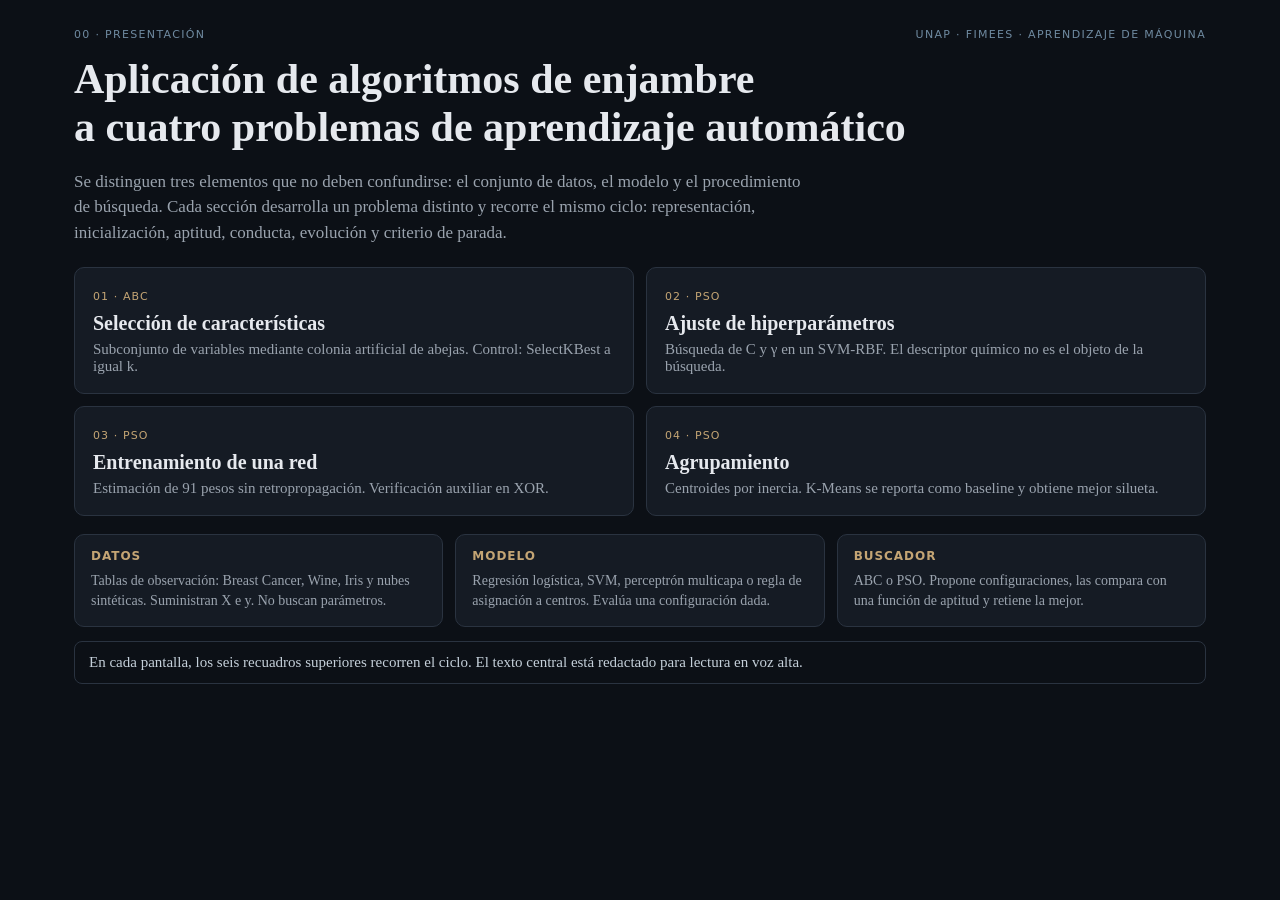
<file: presentation_html/index.html>
<!doctype html><html lang="es"><head><meta charset="utf-8"><meta name="viewport" content="width=device-width,initial-scale=1">
<title>Actividad 03</title><link rel="stylesheet" href="estilo.css"></head><body><div class="wrap">
<div class="top"><span>00 · Presentación</span><span>UNAP · FIMEES · Aprendizaje de Máquina</span></div>
<h1>Aplicación de algoritmos de enjambre<br>a cuatro problemas de aprendizaje automático</h1>
<p class="lead">Se distinguen tres elementos que no deben confundirse: el conjunto de datos, el modelo y el procedimiento de búsqueda. Cada sección desarrolla un problema distinto y recorre el mismo ciclo: representación, inicialización, aptitud, conducta, evolución y criterio de parada.</p>
<div class="tiles">
<a class="tile" href="01_abc.html"><i>01 · ABC</i><h2>Selección de características</h2><p>Subconjunto de variables mediante colonia artificial de abejas. Control: SelectKBest a igual k.</p></a>
<a class="tile" href="02_pso_hp.html"><i>02 · PSO</i><h2>Ajuste de hiperparámetros</h2><p>Búsqueda de C y γ en un SVM-RBF. El descriptor químico no es el objeto de la búsqueda.</p></a>
<a class="tile" href="03_nn.html"><i>03 · PSO</i><h2>Entrenamiento de una red</h2><p>Estimación de 91 pesos sin retropropagación. Verificación auxiliar en XOR.</p></a>
<a class="tile" href="04_cluster.html"><i>04 · PSO</i><h2>Agrupamiento</h2><p>Centroides por inercia. K-Means se reporta como baseline y obtiene mejor silueta.</p></a>
</div>
<div class="block" style="margin-top:18px">
  <div class="kv"><h4>Datos</h4><p>Tablas de observación: Breast Cancer, Wine, Iris y nubes sintéticas. Suministran X e y. No buscan parámetros.</p></div>
  <div class="kv"><h4>Modelo</h4><p>Regresión logística, SVM, perceptrón multicapa o regla de asignación a centros. Evalúa una configuración dada.</p></div>
  <div class="kv"><h4>Buscador</h4><p>ABC o PSO. Propone configuraciones, las compara con una función de aptitud y retiene la mejor.</p></div>
</div>
<div class="call">En cada pantalla, los seis recuadros superiores recorren el ciclo. El texto central está redactado para lectura en voz alta.</div>
</div></body></html>
</file>
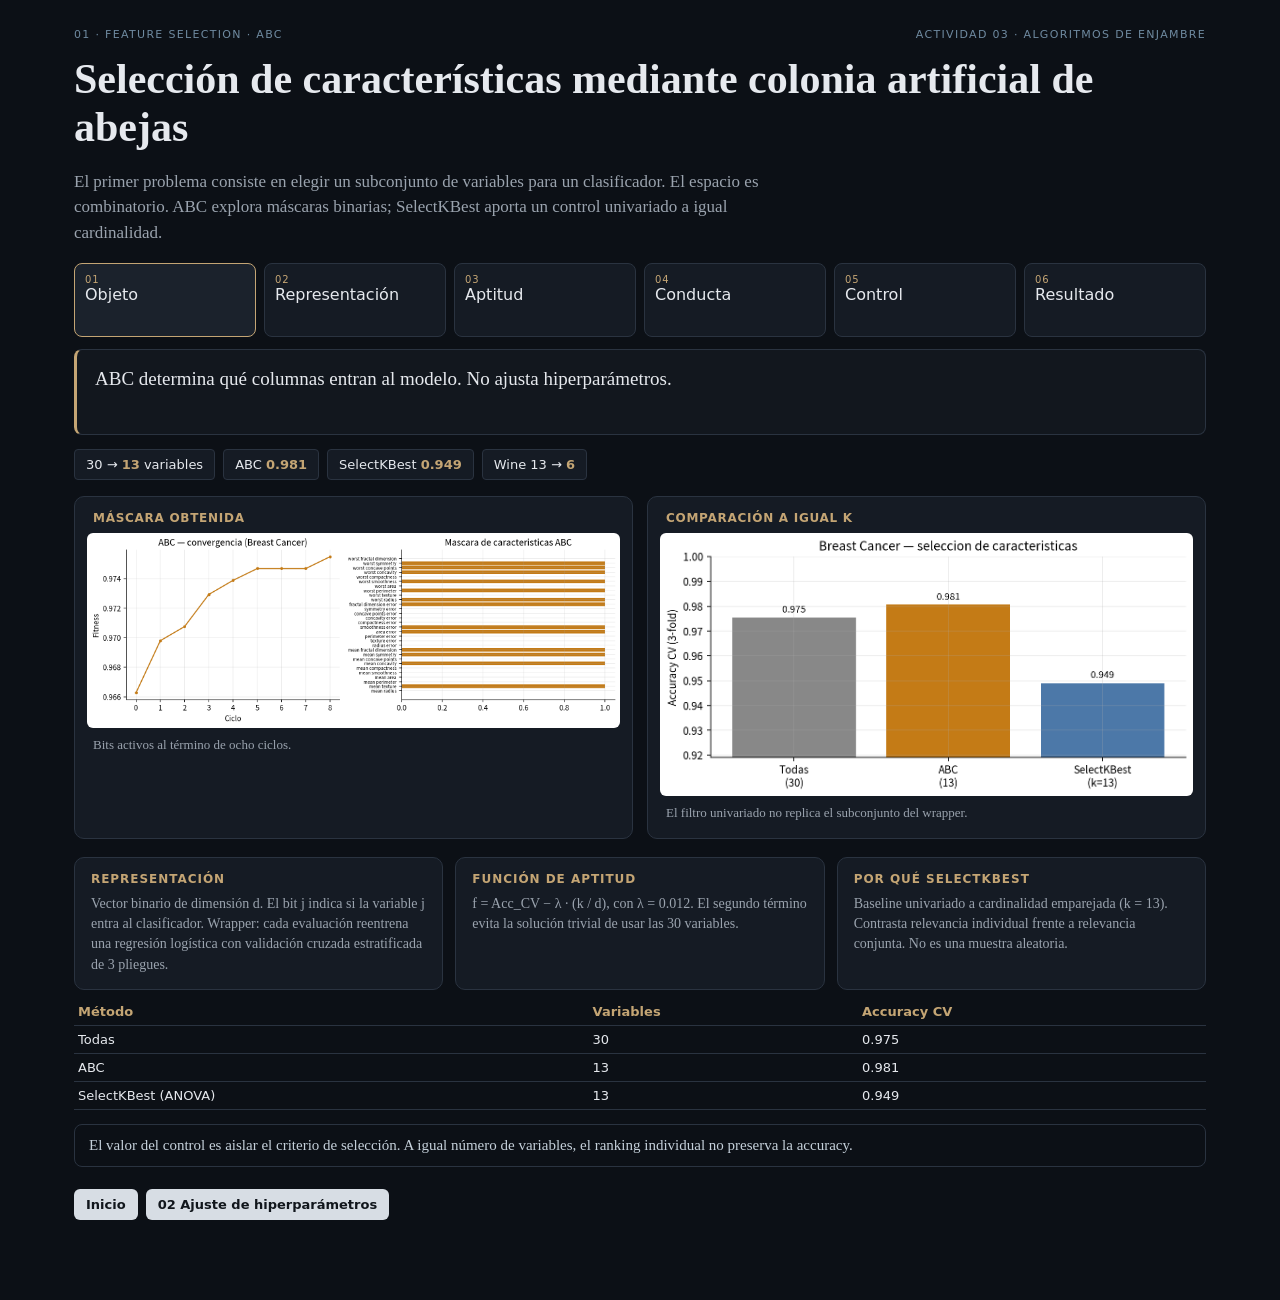
<file: presentation_html/01_abc.html>
<!doctype html><html lang="es"><head><meta charset="utf-8"><meta name="viewport" content="width=device-width,initial-scale=1">
<title>01 · Feature selection · ABC</title><link rel="stylesheet" href="estilo.css"></head><body><div class="wrap">
<div class="top"><span>01 · Feature selection · ABC</span><span>Actividad 03 · Algoritmos de enjambre</span></div>
<h1>Selección de características mediante colonia artificial de abejas</h1>
<p class="lead">El primer problema consiste en elegir un subconjunto de variables para un clasificador. El espacio es combinatorio. ABC explora máscaras binarias; SelectKBest aporta un control univariado a igual cardinalidad.</p>
<div class="cycle"><div class="step" data-i="0"><small>01</small>Objeto</div><div class="step" data-i="1"><small>02</small>Representación</div><div class="step" data-i="2"><small>03</small>Aptitud</div><div class="step" data-i="3"><small>04</small>Conducta</div><div class="step" data-i="4"><small>05</small>Control</div><div class="step" data-i="5"><small>06</small>Resultado</div></div>
<div class="say" id="say"></div>
<div class="pills"><div class="pill">30 → <b>13</b> variables</div><div class="pill">ABC <b>0.981</b></div><div class="pill">SelectKBest <b>0.949</b></div><div class="pill">Wine 13 → <b>6</b></div></div>
<div class="grid2"><div class="card"><h3>Máscara obtenida</h3><img src="img/01_abc_features.png" alt=""><p class="note">Bits activos al término de ocho ciclos.</p></div><div class="card"><h3>Comparación a igual k</h3><img src="img/01_abc_compare.png" alt=""><p class="note">El filtro univariado no replica el subconjunto del wrapper.</p></div></div>

<div class="block">
  <div class="kv"><h4>Representación</h4>
  <p>Vector binario de dimensión d. El bit j indica si la variable j entra al clasificador. Wrapper: cada evaluación reentrena una regresión logística con validación cruzada estratificada de 3 pliegues.</p></div>
  <div class="kv"><h4>Función de aptitud</h4>
  <p>f = Acc_CV − λ · (k / d), con λ = 0.012. El segundo término evita la solución trivial de usar las 30 variables.</p></div>
  <div class="kv"><h4>Por qué SelectKBest</h4>
  <p>Baseline univariado a cardinalidad emparejada (k = 13). Contrasta relevancia individual frente a relevancia conjunta. No es una muestra aleatoria.</p></div>
</div>
<table class="mini">
<tr><th>Método</th><th>Variables</th><th>Accuracy CV</th></tr>
<tr><td>Todas</td><td>30</td><td>0.975</td></tr>
<tr><td>ABC</td><td>13</td><td>0.981</td></tr>
<tr><td>SelectKBest (ANOVA)</td><td>13</td><td>0.949</td></tr>
</table>

<div class="call">El valor del control es aislar el criterio de selección. A igual número de variables, el ranking individual no preserva la accuracy.</div>
<div class="nav"><a href="index.html">Inicio</a><a href="02_pso_hp.html">02 Ajuste de hiperparámetros</a></div>
</div>
<script>
const L=["ABC determina qué columnas entran al modelo. No ajusta hiperparámetros.","Máscara binaria. El valor 1 incorpora la variable; el 0 la descarta.","Exactitud en validación cruzada menos una penalización proporcional al número de variables usadas.","Abeja empleada explota un vecino. Observadora elige fuentes según su aptitud. Exploradora reemplaza fuentes estancadas.","SelectKBest ordena por relevancia individual (ANOVA) y retiene k = 13. No es una selección aleatoria.","Breast Cancer: 30 a 13 variables. Accuracy 0.975 a 0.981. SelectKBest, con las mismas 13, obtiene 0.949."];
document.querySelectorAll('.step').forEach(el=>el.onclick=()=>{
  document.querySelectorAll('.step').forEach(x=>x.classList.remove('on'));
  el.classList.add('on');
  document.getElementById('say').textContent=L[+el.dataset.i];
});
document.querySelector('.step').click();
</script></body></html>
</file>
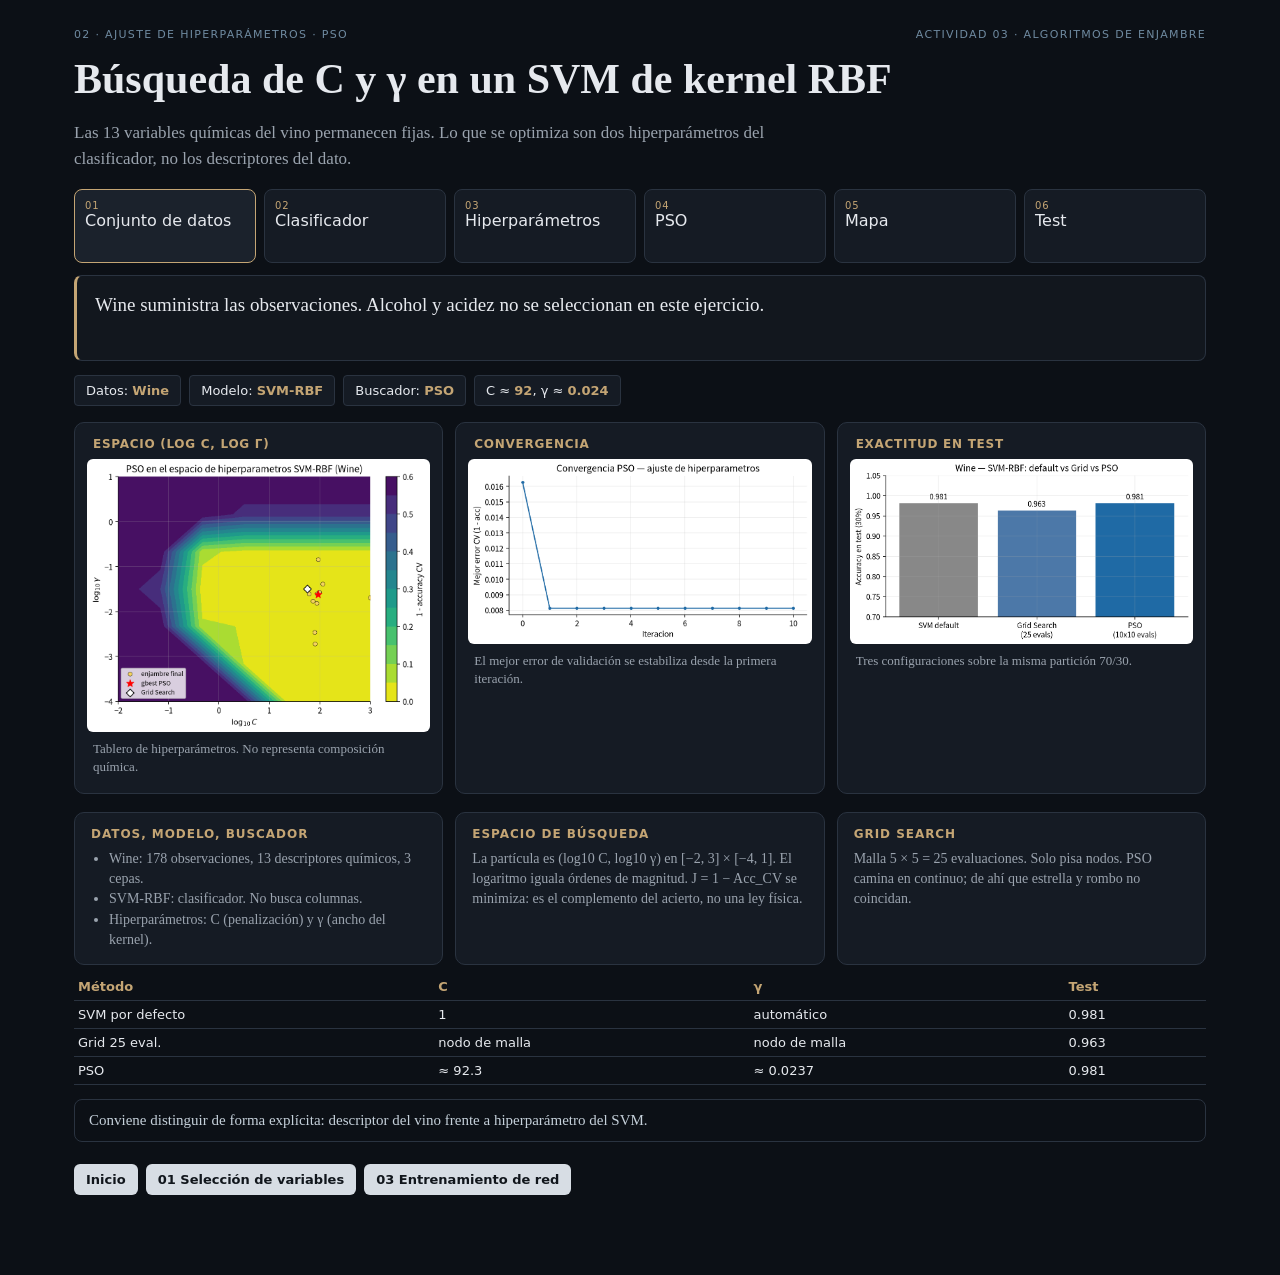
<file: presentation_html/02_pso_hp.html>
<!doctype html><html lang="es"><head><meta charset="utf-8"><meta name="viewport" content="width=device-width,initial-scale=1">
<title>02 · Ajuste de hiperparámetros · PSO</title><link rel="stylesheet" href="estilo.css"></head><body><div class="wrap">
<div class="top"><span>02 · Ajuste de hiperparámetros · PSO</span><span>Actividad 03 · Algoritmos de enjambre</span></div>
<h1>Búsqueda de C y γ en un SVM de kernel RBF</h1>
<p class="lead">Las 13 variables químicas del vino permanecen fijas. Lo que se optimiza son dos hiperparámetros del clasificador, no los descriptores del dato.</p>
<div class="cycle"><div class="step" data-i="0"><small>01</small>Conjunto de datos</div><div class="step" data-i="1"><small>02</small>Clasificador</div><div class="step" data-i="2"><small>03</small>Hiperparámetros</div><div class="step" data-i="3"><small>04</small>PSO</div><div class="step" data-i="4"><small>05</small>Mapa</div><div class="step" data-i="5"><small>06</small>Test</div></div>
<div class="say" id="say"></div>
<div class="pills"><div class="pill">Datos: <b>Wine</b></div><div class="pill">Modelo: <b>SVM-RBF</b></div><div class="pill">Buscador: <b>PSO</b></div><div class="pill">C ≈ <b>92</b>, γ ≈ <b>0.024</b></div></div>
<div class="grid3"><div class="card"><h3>Espacio (log C, log γ)</h3><img src="img/02_pso_heatmap.png" alt=""><p class="note">Tablero de hiperparámetros. No representa composición química.</p></div><div class="card"><h3>Convergencia</h3><img src="img/02_pso_convergence.png" alt=""><p class="note">El mejor error de validación se estabiliza desde la primera iteración.</p></div><div class="card"><h3>Exactitud en test</h3><img src="img/02_pso_compare.png" alt=""><p class="note">Tres configuraciones sobre la misma partición 70/30.</p></div></div>

<div class="block">
  <div class="kv"><h4>Datos, modelo, buscador</h4>
  <ul>
    <li>Wine: 178 observaciones, 13 descriptores químicos, 3 cepas.</li>
    <li>SVM-RBF: clasificador. No busca columnas.</li>
    <li>Hiperparámetros: C (penalización) y γ (ancho del kernel).</li>
  </ul></div>
  <div class="kv"><h4>Espacio de búsqueda</h4>
  <p>La partícula es (log10 C, log10 γ) en [−2, 3] × [−4, 1]. El logaritmo iguala órdenes de magnitud. J = 1 − Acc_CV se minimiza: es el complemento del acierto, no una ley física.</p></div>
  <div class="kv"><h4>Grid search</h4>
  <p>Malla 5 × 5 = 25 evaluaciones. Solo pisa nodos. PSO camina en continuo; de ahí que estrella y rombo no coincidan.</p></div>
</div>
<table class="mini">
<tr><th>Método</th><th>C</th><th>γ</th><th>Test</th></tr>
<tr><td>SVM por defecto</td><td>1</td><td>automático</td><td>0.981</td></tr>
<tr><td>Grid 25 eval.</td><td>nodo de malla</td><td>nodo de malla</td><td>0.963</td></tr>
<tr><td>PSO</td><td>≈ 92.3</td><td>≈ 0.0237</td><td>0.981</td></tr>
</table>

<div class="call">Conviene distinguir de forma explícita: descriptor del vino frente a hiperparámetro del SVM.</div>
<div class="nav"><a href="index.html">Inicio</a><a href="01_abc.html">01 Selección de variables</a><a href="03_nn.html">03 Entrenamiento de red</a></div>
</div>
<script>
const L=["Wine suministra las observaciones. Alcohol y acidez no se seleccionan en este ejercicio.","Máquina de vectores de soporte con kernel radial. Es el modelo, no el buscador.","C regula la penalización del error. γ regula el alcance del kernel. Ambos son ajustes del aparato.","Cada partícula es un punto (log10 C, log10 γ). La actualización combina inercia, mejor personal y mejor global.","El color representa 1 − accuracy. Amarillo indica menor error. La estrella es PSO; el rombo, la mejor celda del grid.","Por defecto 0.981; grid 0.963; PSO 0.981. El método empata al valor por defecto y supera a la malla de 25 nodos."];
document.querySelectorAll('.step').forEach(el=>el.onclick=()=>{
  document.querySelectorAll('.step').forEach(x=>x.classList.remove('on'));
  el.classList.add('on');
  document.getElementById('say').textContent=L[+el.dataset.i];
});
document.querySelector('.step').click();
</script></body></html>
</file>
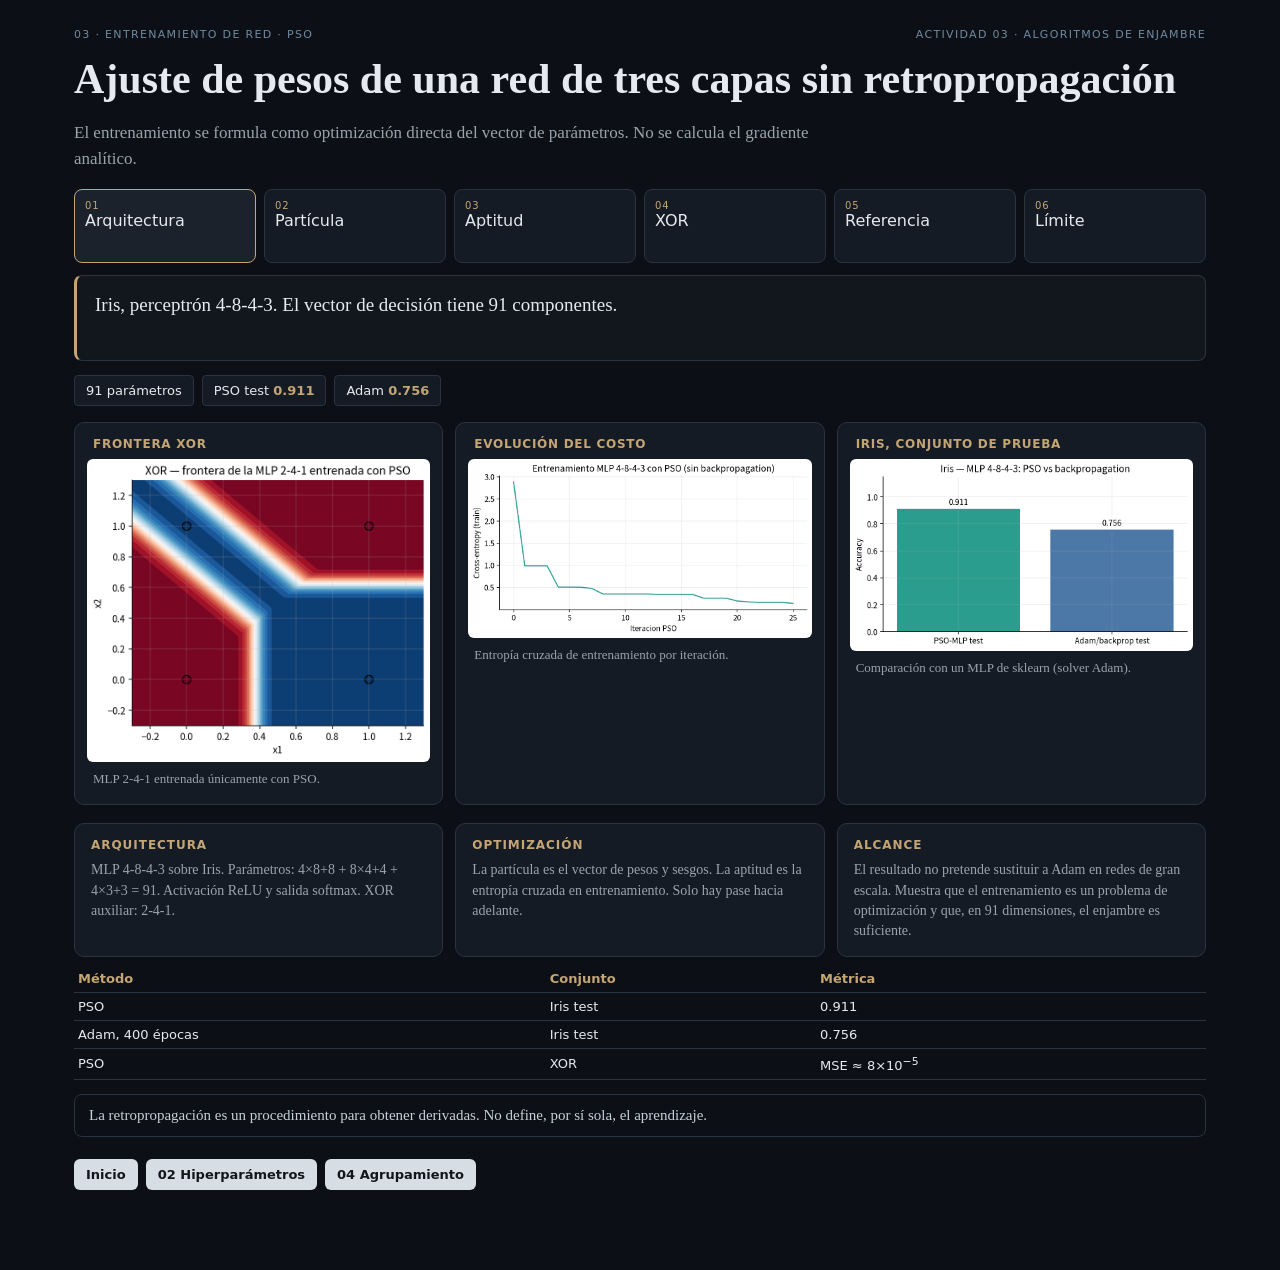
<file: presentation_html/03_nn.html>
<!doctype html><html lang="es"><head><meta charset="utf-8"><meta name="viewport" content="width=device-width,initial-scale=1">
<title>03 · Entrenamiento de red · PSO</title><link rel="stylesheet" href="estilo.css"></head><body><div class="wrap">
<div class="top"><span>03 · Entrenamiento de red · PSO</span><span>Actividad 03 · Algoritmos de enjambre</span></div>
<h1>Ajuste de pesos de una red de tres capas sin retropropagación</h1>
<p class="lead">El entrenamiento se formula como optimización directa del vector de parámetros. No se calcula el gradiente analítico.</p>
<div class="cycle"><div class="step" data-i="0"><small>01</small>Arquitectura</div><div class="step" data-i="1"><small>02</small>Partícula</div><div class="step" data-i="2"><small>03</small>Aptitud</div><div class="step" data-i="3"><small>04</small>XOR</div><div class="step" data-i="4"><small>05</small>Referencia</div><div class="step" data-i="5"><small>06</small>Límite</div></div>
<div class="say" id="say"></div>
<div class="pills"><div class="pill">91 parámetros</div><div class="pill">PSO test <b>0.911</b></div><div class="pill">Adam <b>0.756</b></div></div>
<div class="grid3"><div class="card"><h3>Frontera XOR</h3><img src="img/03_xor_boundary.png" alt=""><p class="note">MLP 2-4-1 entrenada únicamente con PSO.</p></div><div class="card"><h3>Evolución del costo</h3><img src="img/03_nn_convergence.png" alt=""><p class="note">Entropía cruzada de entrenamiento por iteración.</p></div><div class="card"><h3>Iris, conjunto de prueba</h3><img src="img/03_nn_compare.png" alt=""><p class="note">Comparación con un MLP de sklearn (solver Adam).</p></div></div>

<div class="block">
  <div class="kv"><h4>Arquitectura</h4>
  <p>MLP 4-8-4-3 sobre Iris. Parámetros: 4×8+8 + 8×4+4 + 4×3+3 = 91. Activación ReLU y salida softmax. XOR auxiliar: 2-4-1.</p></div>
  <div class="kv"><h4>Optimización</h4>
  <p>La partícula es el vector de pesos y sesgos. La aptitud es la entropía cruzada en entrenamiento. Solo hay pase hacia adelante.</p></div>
  <div class="kv"><h4>Alcance</h4>
  <p>El resultado no pretende sustituir a Adam en redes de gran escala. Muestra que el entrenamiento es un problema de optimización y que, en 91 dimensiones, el enjambre es suficiente.</p></div>
</div>
<table class="mini">
<tr><th>Método</th><th>Conjunto</th><th>Métrica</th></tr>
<tr><td>PSO</td><td>Iris test</td><td>0.911</td></tr>
<tr><td>Adam, 400 épocas</td><td>Iris test</td><td>0.756</td></tr>
<tr><td>PSO</td><td>XOR</td><td>MSE ≈ 8×10<sup>−5</sup></td></tr>
</table>

<div class="call">La retropropagación es un procedimiento para obtener derivadas. No define, por sí sola, el aprendizaje.</div>
<div class="nav"><a href="index.html">Inicio</a><a href="02_pso_hp.html">02 Hiperparámetros</a><a href="04_cluster.html">04 Agrupamiento</a></div>
</div>
<script>
const L=["Iris, perceptrón 4-8-4-3. El vector de decisión tiene 91 componentes.","Concatenación de matrices de peso y vectores de sesgo. Cada individuo es una red completa.","Entropía cruzada sobre el conjunto de entrenamiento. Únicamente evaluación hacia adelante.","Problema auxiliar de verificación. La salida esperada es (0, 1, 1, 0).","En test, PSO obtiene 0.911. Adam, con 400 épocas, 0.756 y sin convergencia declarada por el solver.","El procedimiento no escala a redes de cientos de miles de pesos. En 91 dimensiones es viable."];
document.querySelectorAll('.step').forEach(el=>el.onclick=()=>{
  document.querySelectorAll('.step').forEach(x=>x.classList.remove('on'));
  el.classList.add('on');
  document.getElementById('say').textContent=L[+el.dataset.i];
});
document.querySelector('.step').click();
</script></body></html>
</file>
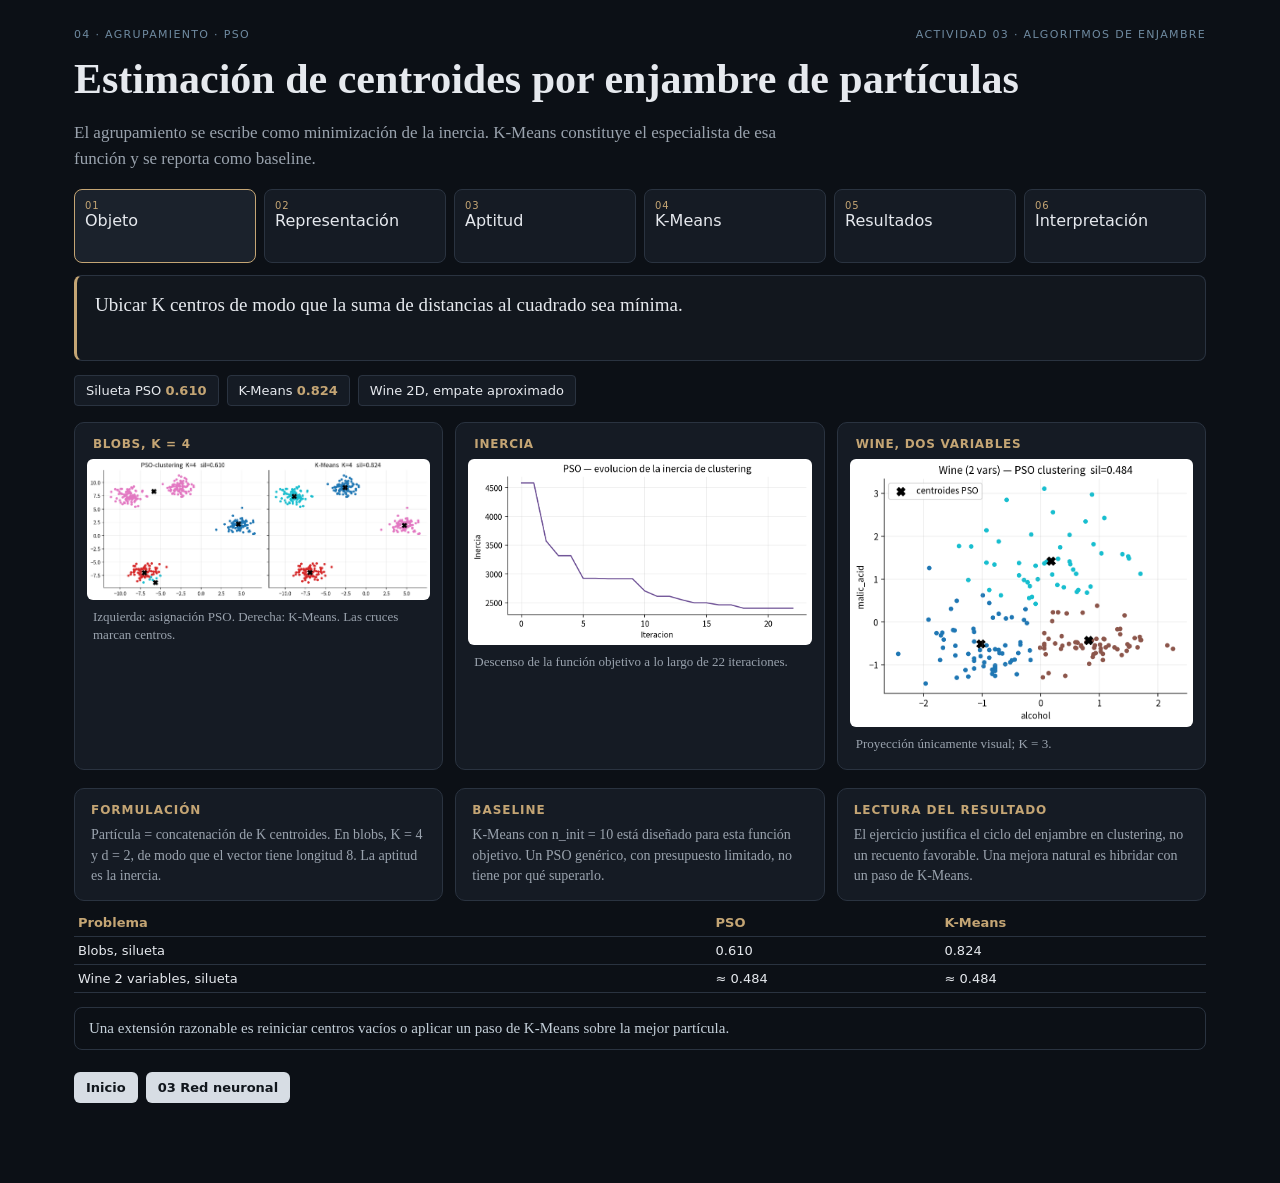
<file: presentation_html/04_cluster.html>
<!doctype html><html lang="es"><head><meta charset="utf-8"><meta name="viewport" content="width=device-width,initial-scale=1">
<title>04 · Agrupamiento · PSO</title><link rel="stylesheet" href="estilo.css"></head><body><div class="wrap">
<div class="top"><span>04 · Agrupamiento · PSO</span><span>Actividad 03 · Algoritmos de enjambre</span></div>
<h1>Estimación de centroides por enjambre de partículas</h1>
<p class="lead">El agrupamiento se escribe como minimización de la inercia. K-Means constituye el especialista de esa función y se reporta como baseline.</p>
<div class="cycle"><div class="step" data-i="0"><small>01</small>Objeto</div><div class="step" data-i="1"><small>02</small>Representación</div><div class="step" data-i="2"><small>03</small>Aptitud</div><div class="step" data-i="3"><small>04</small>K-Means</div><div class="step" data-i="4"><small>05</small>Resultados</div><div class="step" data-i="5"><small>06</small>Interpretación</div></div>
<div class="say" id="say"></div>
<div class="pills"><div class="pill">Silueta PSO <b>0.610</b></div><div class="pill">K-Means <b>0.824</b></div><div class="pill">Wine 2D, empate aproximado</div></div>
<div class="grid3"><div class="card"><h3>Blobs, K = 4</h3><img src="img/04_clusters.png" alt=""><p class="note">Izquierda: asignación PSO. Derecha: K-Means. Las cruces marcan centros.</p></div><div class="card"><h3>Inercia</h3><img src="img/04_cluster_convergence.png" alt=""><p class="note">Descenso de la función objetivo a lo largo de 22 iteraciones.</p></div><div class="card"><h3>Wine, dos variables</h3><img src="img/04_wine_clusters.png" alt=""><p class="note">Proyección únicamente visual; K = 3.</p></div></div>

<div class="block">
  <div class="kv"><h4>Formulación</h4>
  <p>Partícula = concatenación de K centroides. En blobs, K = 4 y d = 2, de modo que el vector tiene longitud 8. La aptitud es la inercia.</p></div>
  <div class="kv"><h4>Baseline</h4>
  <p>K-Means con n_init = 10 está diseñado para esta función objetivo. Un PSO genérico, con presupuesto limitado, no tiene por qué superarlo.</p></div>
  <div class="kv"><h4>Lectura del resultado</h4>
  <p>El ejercicio justifica el ciclo del enjambre en clustering, no un recuento favorable. Una mejora natural es hibridar con un paso de K-Means.</p></div>
</div>
<table class="mini">
<tr><th>Problema</th><th>PSO</th><th>K-Means</th></tr>
<tr><td>Blobs, silueta</td><td>0.610</td><td>0.824</td></tr>
<tr><td>Wine 2 variables, silueta</td><td>≈ 0.484</td><td>≈ 0.484</td></tr>
</table>

<div class="call">Una extensión razonable es reiniciar centros vacíos o aplicar un paso de K-Means sobre la mejor partícula.</div>
<div class="nav"><a href="index.html">Inicio</a><a href="03_nn.html">03 Red neuronal</a></div>
</div>
<script>
const L=["Ubicar K centros de modo que la suma de distancias al cuadrado sea mínima.","Concatenación de los K centroides. En el plano, K = 4 implica un vector de longitud 8.","Inercia: distancia de cada punto al centro más próximo.","Algoritmo específico para esta función. No pertenece a la familia de enjambres.","Silueta en blobs: PSO 0.610, K-Means 0.824. En Wine reducido a dos variables, los valores se igualan.","El ejemplo documenta el ciclo. No se presenta como victoria sobre K-Means."];
document.querySelectorAll('.step').forEach(el=>el.onclick=()=>{
  document.querySelectorAll('.step').forEach(x=>x.classList.remove('on'));
  el.classList.add('on');
  document.getElementById('say').textContent=L[+el.dataset.i];
});
document.querySelector('.step').click();
</script></body></html>
</file>
<file: presentation_html/estilo.css>
:root{
  --bg:#0c1016;
  --card:#151b24;
  --line:#2a3340;
  --text:#e6e9ee;
  --dim:#9aa3ae;
  --acc:#6f8aa0;
  --acc2:#c5d0da;
  --gold:#c4a574;
}
*{box-sizing:border-box}
html,body{margin:0;background:var(--bg);color:var(--text);
  font-family:"Source Serif 4",Georgia,"Times New Roman",serif}
body{min-height:100vh}
.wrap{max-width:1180px;margin:0 auto;padding:28px 24px 80px}
.top{display:flex;justify-content:space-between;gap:12px;color:var(--acc);
  font-family:system-ui,sans-serif;font-size:11px;letter-spacing:.12em;text-transform:uppercase}
h1{font-size:clamp(26px,4.2vw,42px);line-height:1.15;margin:14px 0 10px;font-weight:600}
.lead{color:var(--dim);font-size:17px;max-width:46rem;line-height:1.5}
.cycle{display:grid;grid-template-columns:repeat(6,1fr);gap:8px;margin:18px 0 12px;
  font-family:system-ui,sans-serif}
@media(max-width:900px){.cycle{grid-template-columns:repeat(3,1fr)}}
.step{background:var(--card);border:1px solid var(--line);border-radius:8px;padding:10px;min-height:74px;cursor:pointer}
.step small{display:block;color:var(--gold);font-size:10px;letter-spacing:.08em}
.step.on{border-color:var(--gold);background:#1b222c}
.say{background:#12171e;border:1px solid var(--line);border-left:3px solid var(--gold);
  border-radius:8px;padding:16px 18px;font-size:19px;line-height:1.4;min-height:86px}
.pills{display:flex;flex-wrap:wrap;gap:8px;margin:14px 0;font-family:system-ui,sans-serif;font-size:13px}
.pill{background:var(--card);border:1px solid var(--line);border-radius:4px;padding:7px 11px}
.pill b{color:var(--gold)}
.grid2{display:grid;grid-template-columns:1fr 1fr;gap:14px;margin-top:16px}
.grid3{display:grid;grid-template-columns:1fr 1fr 1fr;gap:12px;margin-top:16px}
@media(max-width:900px){.grid2,.grid3{grid-template-columns:1fr}}
.card{background:var(--card);border:1px solid var(--line);border-radius:10px;padding:12px}
.card h3{margin:2px 6px 8px;font-size:12px;color:var(--gold);letter-spacing:.06em;
  text-transform:uppercase;font-family:system-ui,sans-serif;font-weight:600}
.card img{width:100%;border-radius:6px;display:block;background:#000}
.note{color:var(--dim);font-size:13px;margin:8px 6px 4px;line-height:1.4}
.call{border:1px solid var(--line);color:var(--acc2);border-radius:8px;padding:12px 14px;margin-top:14px;font-size:15px}
.nav{display:flex;gap:8px;flex-wrap:wrap;margin-top:22px;font-family:system-ui,sans-serif}
.nav a{background:#d7dde4;color:#11161c;text-decoration:none;font-weight:650;padding:8px 12px;border-radius:6px;font-size:13px}
.tiles{display:grid;grid-template-columns:1fr 1fr;gap:12px;margin-top:22px}
@media(max-width:720px){.tiles{grid-template-columns:1fr}}
.tile{display:block;text-decoration:none;color:var(--text);background:var(--card);
  border:1px solid var(--line);border-radius:10px;padding:18px}
.tile:hover{border-color:var(--gold)}
.tile i{color:var(--gold);font-style:normal;font-size:11px;letter-spacing:.1em;
  font-family:system-ui,sans-serif}
.tile h2{margin:8px 0 6px;font-size:20px}
.tile p{color:var(--dim);margin:0;font-size:15px}
.block{margin-top:18px;display:grid;grid-template-columns:1fr 1fr 1fr;gap:12px}
@media(max-width:900px){.block{grid-template-columns:1fr}}
.kv{background:var(--card);border:1px solid var(--line);border-radius:10px;padding:14px 16px}
.kv h4{margin:0 0 8px;color:var(--gold);font-family:system-ui,sans-serif;font-size:12px;letter-spacing:.08em;text-transform:uppercase}
.kv p,.kv li{color:var(--dim);font-size:14px;line-height:1.45;margin:0}
.kv ul{margin:0;padding-left:18px}
table.mini{width:100%;border-collapse:collapse;font-family:system-ui,sans-serif;font-size:13px;margin-top:8px}
table.mini th,table.mini td{border-bottom:1px solid var(--line);padding:6px 4px;text-align:left}
table.mini th{color:var(--gold);font-weight:600}
</file>
